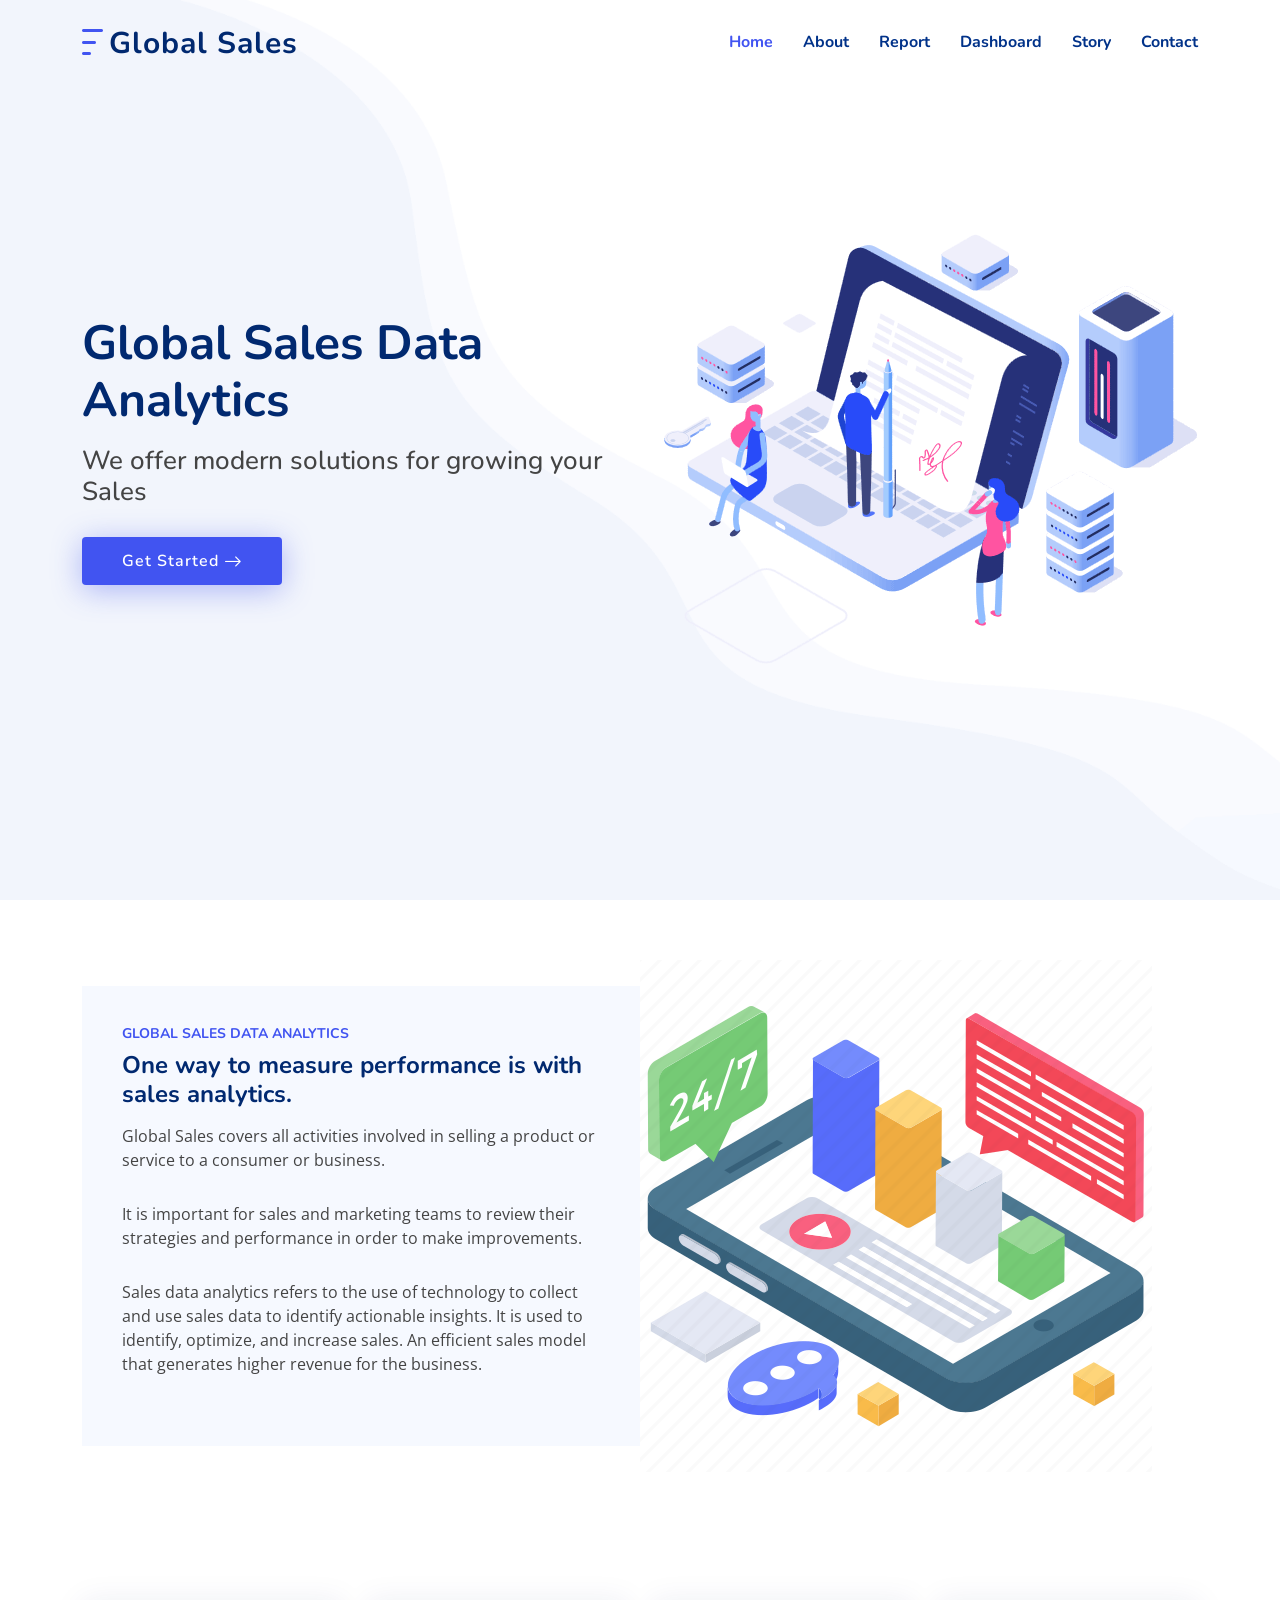
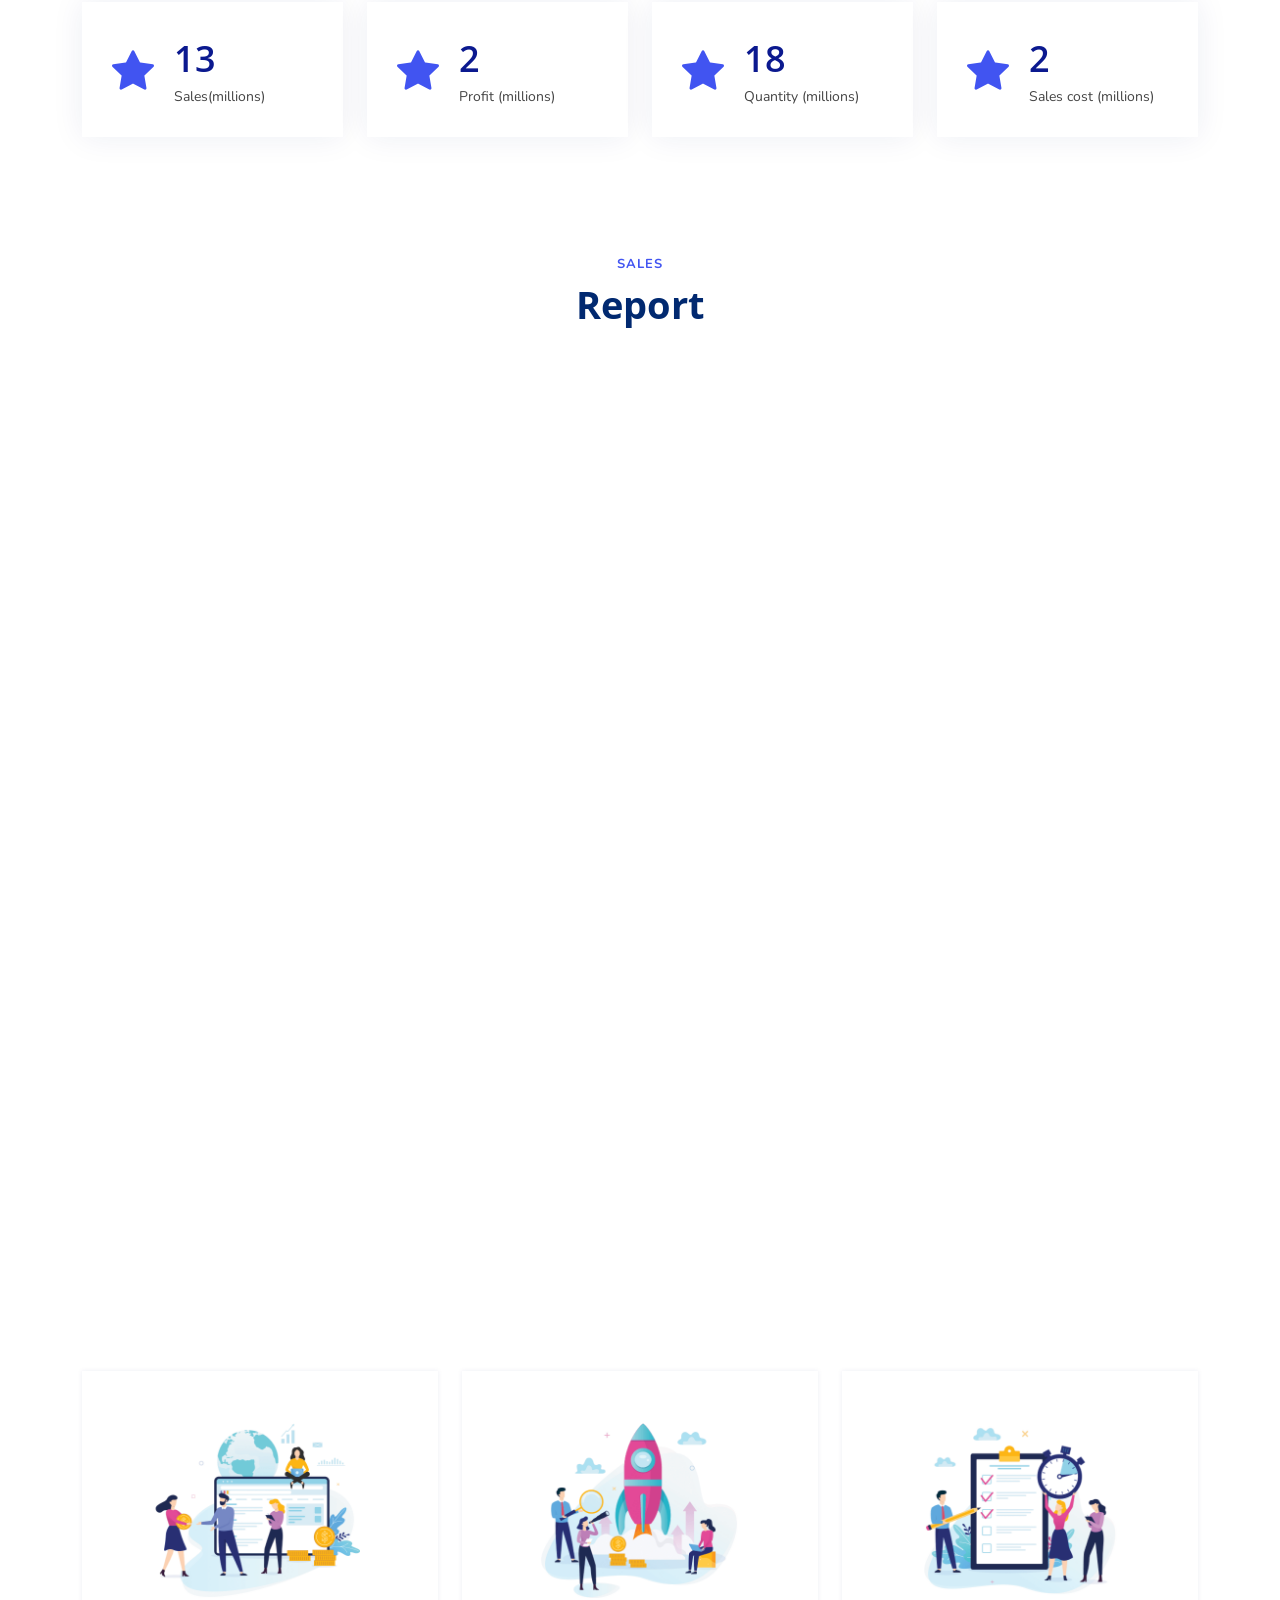
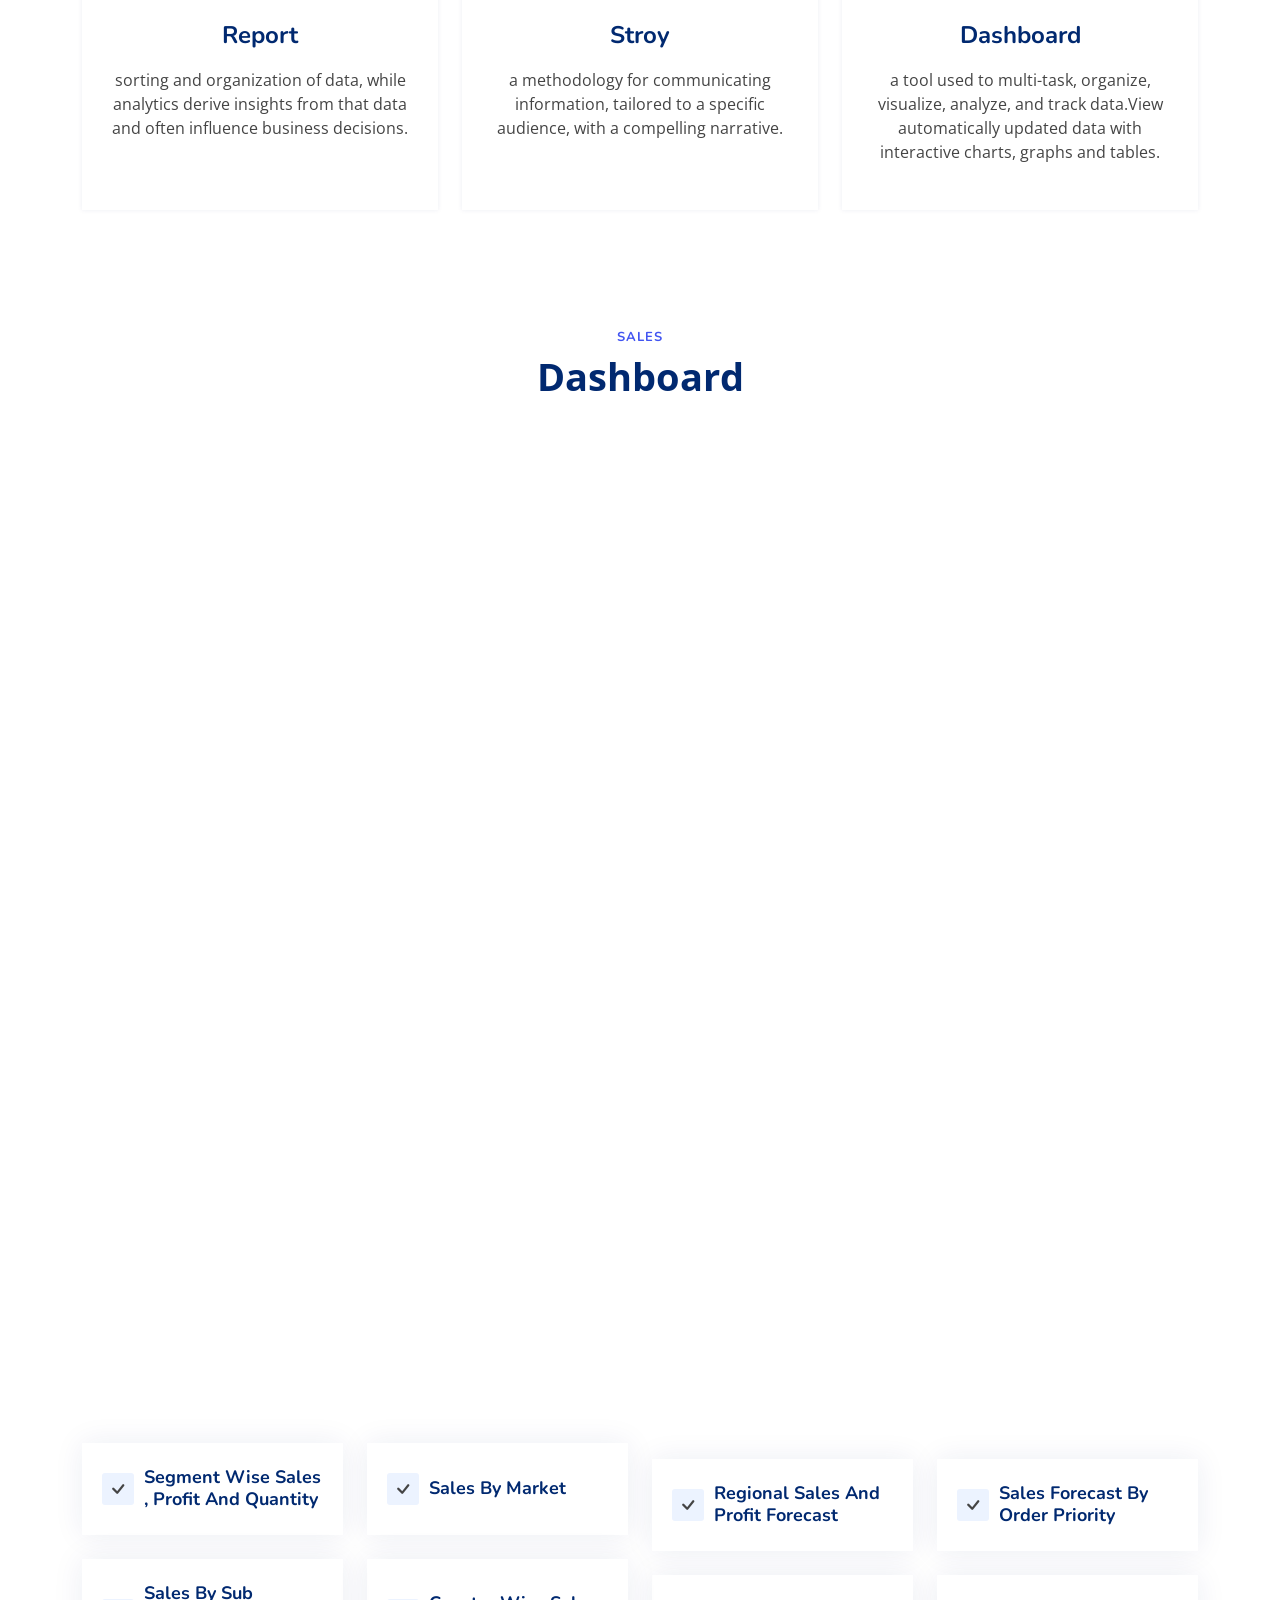
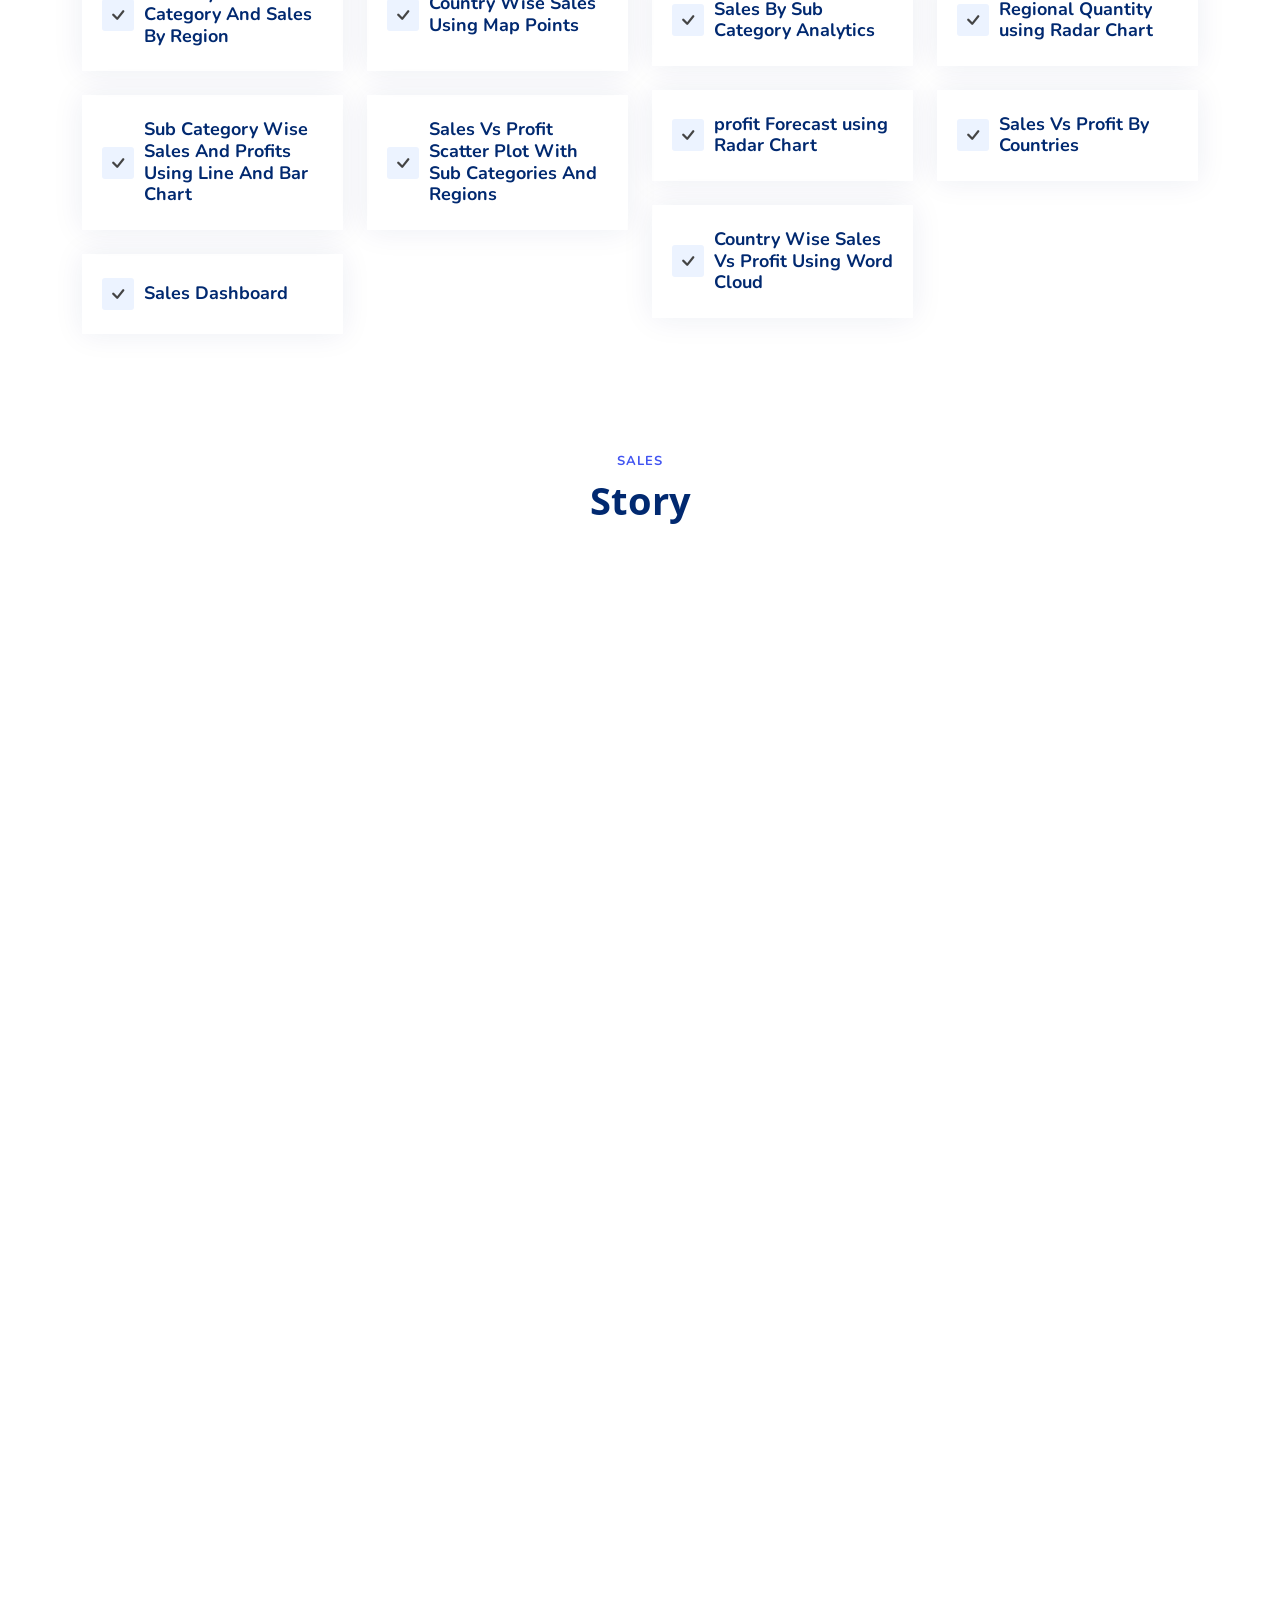
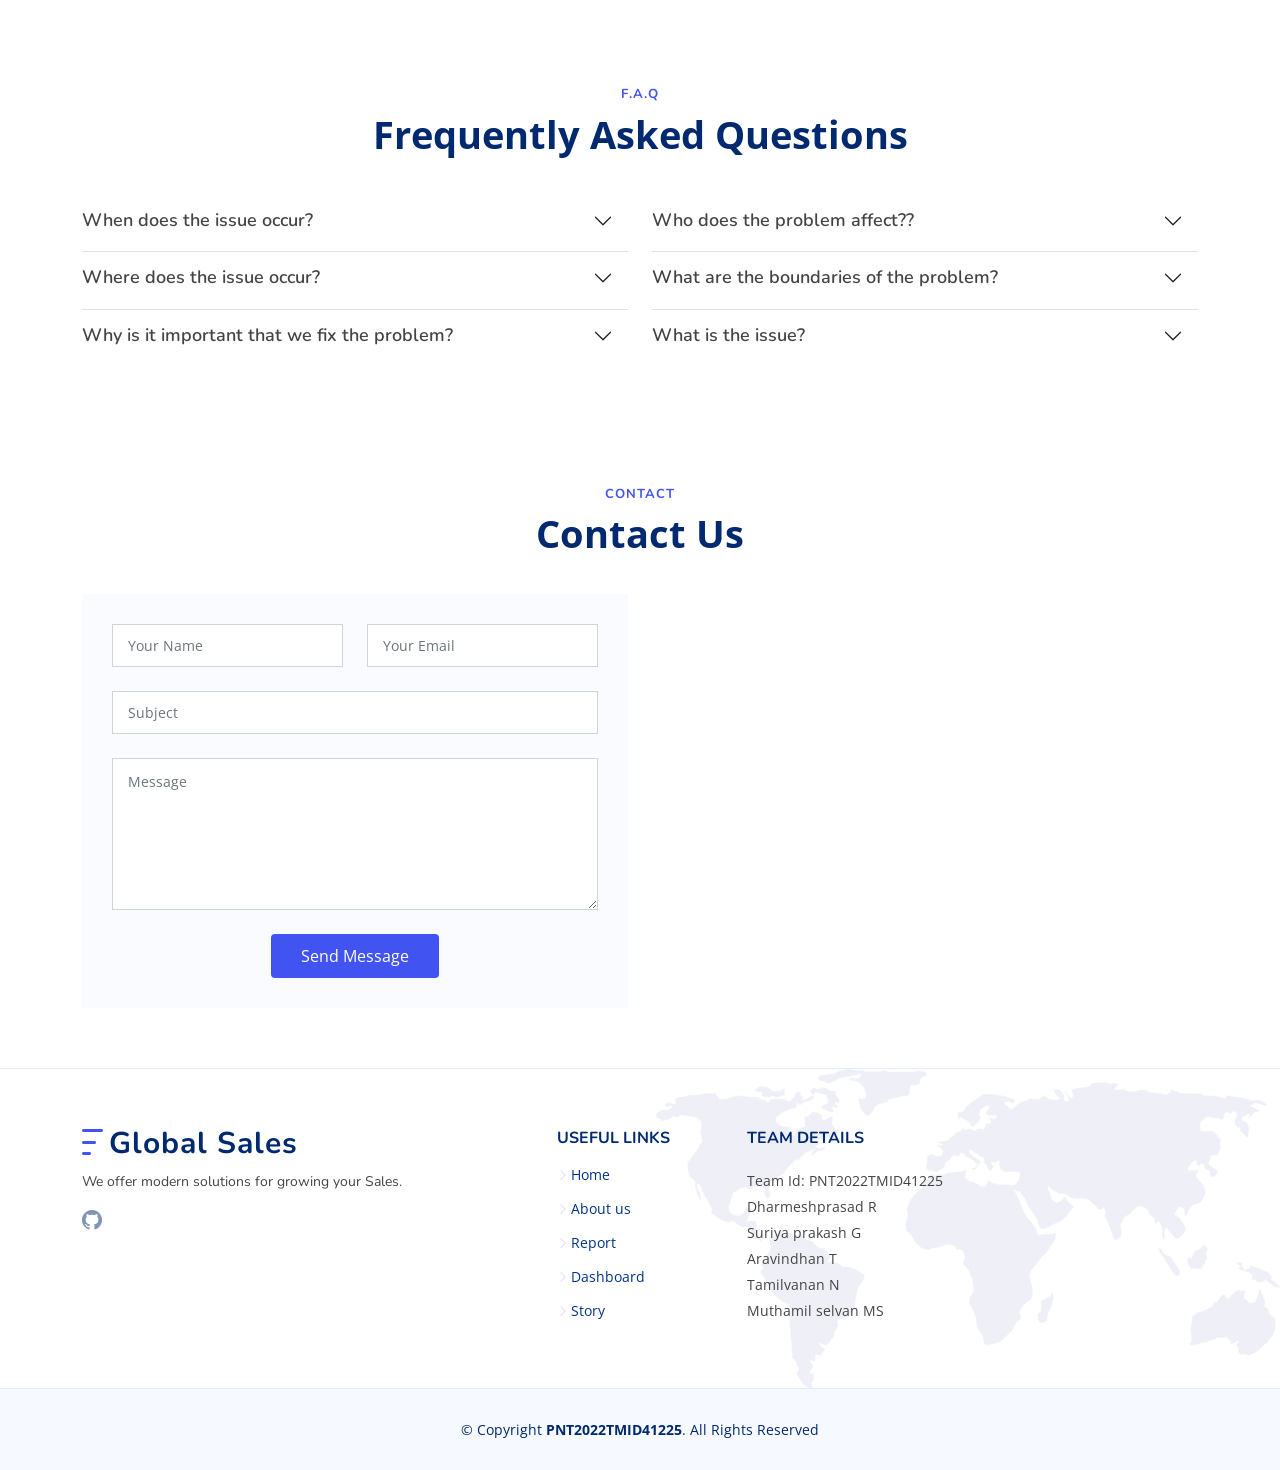
<file: Final Deliverables/webapp/index.html>
<!DOCTYPE html>
<html lang="en">

<head>
  <meta charset="utf-8">
  <meta content="width=device-width, initial-scale=1.0" name="viewport">

  <title>Global Sales Data Analytics</title>
  <meta content="" name="description">

  <meta content="" name="keywords">

  <!-- Favicons -->
  <link href="assets/img/favicon.png" rel="icon">
  <link href="assets/img/apple-touch-icon.png" rel="apple-touch-icon">

  <!-- Google Fonts -->
  <link href="https://fonts.googleapis.com/css?family=Open+Sans:300,300i,400,400i,600,600i,700,700i|Nunito:300,300i,400,400i,600,600i,700,700i|Poppins:300,300i,400,400i,500,500i,600,600i,700,700i" rel="stylesheet">

  <!-- Vendor CSS Files -->
  <link href="assets/vendor/aos/aos.css" rel="stylesheet">
  <link href="assets/vendor/bootstrap/css/bootstrap.min.css" rel="stylesheet">
  <link href="assets/vendor/bootstrap-icons/bootstrap-icons.css" rel="stylesheet">
  <link href="assets/vendor/glightbox/css/glightbox.min.css" rel="stylesheet">
  <link href="assets/vendor/remixicon/remixicon.css" rel="stylesheet">
  <link href="assets/vendor/swiper/swiper-bundle.min.css" rel="stylesheet">

  <!-- Main CSS File -->
  <link href="assets/css/style.css" rel="stylesheet">

</head>

<body>

  <!-- ======= Header ======= -->
  <header id="header" class="header fixed-top">
    <div class="container-fluid container-xl d-flex align-items-center justify-content-between">

      <a href="index.html" class="logo d-flex align-items-center">
        <img src="assets/img/logo.png" alt="">
        <span>Global Sales</span>
      </a>

      <nav id="navbar" class="navbar">
        <ul>
          <li><a class="nav-link scrollto active" href="#hero">Home</a></li>
          <li><a class="nav-link scrollto" href="#about">About</a></li>
          <li><a class="nav-link scrollto" href="#values">Report</a></li>
          <li><a class="nav-link scrollto" href="#features">Dashboard</a></li>
          <li><a class="nav-link scrollto" href="#services">Story</a></li>
          <li><a class="nav-link scrollto" href="#contact">Contact</a></li>
        </ul>
        <i class="bi bi-list mobile-nav-toggle"></i>
      </nav><!-- .navbar -->

    </div>
  </header><!-- End Header -->

  <!-- ======= Hero Section ======= -->
  <section id="hero" class="hero d-flex align-items-center">

    <div class="container">
      <div class="row">
        <div class="col-lg-6 d-flex flex-column justify-content-center">
          <h1 data-aos="fade-up">Global Sales Data Analytics</h1>
          <h2 data-aos="fade-up" data-aos-delay="400">We offer modern solutions for growing your Sales</h2>
          <div data-aos="fade-up" data-aos-delay="600">
            <div class="text-center text-lg-start">
              <a href="#about" class="btn-get-started scrollto d-inline-flex align-items-center justify-content-center align-self-center">
                <span>Get Started</span>
                <i class="bi bi-arrow-right"></i>
              </a>
            </div>
          </div>
        </div>
        <div class="col-lg-6 hero-img" data-aos="zoom-out" data-aos-delay="200">
          <img src="assets/img/hero-img.png" class="img-fluid" alt="">
        </div>
      </div>
    </div>

  </section><!-- End Hero -->

  <main id="main">
    <!-- ======= About Section ======= -->
    <section id="about" class="about">

      <div class="container" data-aos="fade-up">
        <div class="row gx-0">

          <div class="col-lg-6 d-flex flex-column justify-content-center" data-aos="fade-up" data-aos-delay="200">
            <div class="content">
              <h3>Global Sales Data Analytics</h3>
              <h2>One way to measure performance is with sales analytics.</h2>
              <p>
                Global Sales covers all activities involved in selling a product or service to a consumer or business.
              </p>
              <p>
                It is important for sales and marketing teams to review their strategies and performance in order to make improvements.
              </p>
              <p>
                Sales data analytics refers to the use of technology to collect and use sales data to identify actionable insights. It is used to identify, optimize, and increase sales. An efficient sales model that generates higher revenue for the business.
              </p>
            </div>
          </div>

          <div class="col-lg-6 d-flex align-items-center" data-aos="zoom-out" data-aos-delay="200">
            <img src="assets/img/32-512.webp" class="img-fluid" alt="">
          </div>

        </div>
      </div>
      

    </section><!-- End About Section -->

    <!-- ======= Counts Section ======= -->
    <section id="counts" class="counts">
      <div class="container" data-aos="fade-up">

        <div class="row gy-4">

          <div class="col-lg-3 col-md-6">
            <div class="count-box">
              <i class="bi bi-star-fill"></i>
              <div>
                <span data-purecounter-start="0" data-purecounter-end="12.6" data-purecounter-duration="1" class="purecounter"></span>
                <p>Sales(millions)</p>
              </div>
            </div>
          </div>

          <div class="col-lg-3 col-md-6">
            <div class="count-box">
              <i class="bi bi-star-fill"></i>
              <div>
                <span data-purecounter-start="0" data-purecounter-end="1.6" data-purecounter-duration="1" class="purecounter"></span>
                <p>Profit (millions)</p>
              </div>
            </div>
          </div>

          <div class="col-lg-3 col-md-6">
            <div class="count-box">
              <i class="bi bi-star-fill"></i>
              <div>
                <span data-purecounter-start="0" data-purecounter-end="17.86" data-purecounter-duration="1" class="purecounter"></span>
                <p>Quantity (millions)</p>
              </div>
            </div>
          </div>

          <div class="col-lg-3 col-md-6">
            <div class="count-box">
              <i class="bi bi-star-fill"></i>
              <div>
                <span data-purecounter-start="0" data-purecounter-end="1.6" data-purecounter-duration="1" class="purecounter"></span>
                <p>Sales cost (millions)</p>
              </div>
            </div>
          </div>

        </div>

      </div>
    </section><!-- End Counts Section -->

    <!-- ======= Values Section ======= -->
    <section id="values" class="values">

      <div class="container" data-aos="fade-up">

        <header class="section-header">
          <h2>Sales</h2>
          <p>Report</p>
        </header>
        <iframe src="https://us1.ca.analytics.ibm.com/bi/?pathRef=.my_folders%2Fglobalsale%2FGlobalsales_Report&amp;closeWindowOnLastView=true&amp;ui_appbar=false&amp;ui_navbar=false&amp;shareMode=embedded&amp;action=edit" width="1300" height="1000" frameborder="0" gesture="media" allow="encrypted-media" allowfullscreen=""></iframe>

        <div class="row">

          <div class="col-lg-4" data-aos="fade-up" data-aos-delay="200">
            <div class="box">
              <img src="assets/img/values-1.png" class="img-fluid" alt="">
              <h3>Report</h3>
              <p>sorting and organization of data, while analytics derive insights from that data and often influence business decisions.</p>
  
            </div>
          </div>
  
          <div class="col-lg-4 mt-4 mt-lg-0" data-aos="fade-up" data-aos-delay="400">
            <div class="box">
              <img src="assets/img/values-2.png" class="img-fluid" alt="">
              <h3>Stroy</h3>
              <p>a methodology for communicating information, 
                tailored to a specific audience, with a compelling narrative.</p>
            </div>
          </div>
  
          <div class="col-lg-4 mt-4 mt-lg-0" data-aos="fade-up" data-aos-delay="600">
            <div class="box">
              <img src="assets/img/values-3.png" class="img-fluid" alt="">
              <h3>Dashboard</h3>
              <p>a tool used to multi-task, organize, visualize, analyze, and track data.View automatically updated data with interactive charts, graphs and tables.</p>
            </div>
          </div>
  
        </div>

      </div>

    </section><!-- End Values Section -->

    <!-- ======= Features Section ======= -->
    <section id="features" class="features">

      <div class="container" data-aos="fade-up">

        <header class="section-header">
          <h2>Sales</h2>
          <p>Dashboard</p>
        </header>
        <iframe src="https://us1.ca.analytics.ibm.com/bi/?perspective=dashboard&amp;pathRef=.my_folders%2Fglobalsale%2FGlobalsales_Dashboard&amp;closeWindowOnLastView=true&amp;ui_appbar=false&amp;ui_navbar=false&amp;shareMode=embedded&amp;action=view&amp;mode=dashboard&amp;subView=model000001847746ca80_00000000" width="1200" height="1000" frameborder="0" gesture="media" allow="encrypted-media" allowfullscreen=""></iframe>


        <div class="row">

          <div class="col-lg-6 mt-5 mt-lg-0 d-flex">
            <div class="row align-self-center gy-4">

              <div class="col-md-6" data-aos="zoom-out" data-aos-delay="200">
                <div class="feature-box d-flex align-items-center">
                  <i class="bi bi-check"></i>
                  <h3>Segment Wise Sales , Profit And Quantity</h3>
                </div>
              </div>

              <div class="col-md-6" data-aos="zoom-out" data-aos-delay="300">
                <div class="feature-box d-flex align-items-center">
                  <i class="bi bi-check"></i>
                  <h3>Sales By Market</h3>
                </div>
              </div>

              <div class="col-md-6" data-aos="zoom-out" data-aos-delay="400">
                <div class="feature-box d-flex align-items-center">
                  <i class="bi bi-check"></i>
                  <h3>Sales By Sub Category And Sales By Region</h3>
                </div>
              </div>

              <div class="col-md-6" data-aos="zoom-out" data-aos-delay="500">
                <div class="feature-box d-flex align-items-center">
                  <i class="bi bi-check"></i>
                  <h3>Country Wise Sales Using Map Points</h3>
                </div>
              </div>

              <div class="col-md-6" data-aos="zoom-out" data-aos-delay="600">
                <div class="feature-box d-flex align-items-center">
                  <i class="bi bi-check"></i>
                  <h3>Sub Category Wise Sales And Profits Using Line And Bar Chart</h3>
                </div>
              </div>

              <div class="col-md-6" data-aos="zoom-out" data-aos-delay="700">
                <div class="feature-box d-flex align-items-center">
                  <i class="bi bi-check"></i>
                  <h3>Sales Vs Profit Scatter Plot With Sub Categories And Regions</h3>
                </div>
              </div>
              <div class="col-md-6" data-aos="zoom-out" data-aos-delay="700">
                <div class="feature-box d-flex align-items-center">
                  <i class="bi bi-check"></i>
                  <h3>Sales Dashboard</h3>
                </div>
              </div>

            </div>
          </div>

          <div class="col-lg-6 mt-5 mt-lg-0 d-flex">
            <div class="row align-self-center gy-4">

              <div class="col-md-6" data-aos="zoom-out" data-aos-delay="200">
                <div class="feature-box d-flex align-items-center">
                  <i class="bi bi-check"></i>
                  <h3>Regional Sales And Profit Forecast</h3>
                </div>
              </div>

              <div class="col-md-6" data-aos="zoom-out" data-aos-delay="300">
                <div class="feature-box d-flex align-items-center">
                  <i class="bi bi-check"></i>
                  <h3>Sales Forecast By Order Priority</h3>
                </div>
              </div>

              <div class="col-md-6" data-aos="zoom-out" data-aos-delay="400">
                <div class="feature-box d-flex align-items-center">
                  <i class="bi bi-check"></i>
                  <h3>Sales By Sub Category Analytics</h3>
                </div>
              </div>

              <div class="col-md-6" data-aos="zoom-out" data-aos-delay="500">
                <div class="feature-box d-flex align-items-center">
                  <i class="bi bi-check"></i>
                  <h3>Regional Quantity using Radar Chart</h3>
                </div>
              </div>

              <div class="col-md-6" data-aos="zoom-out" data-aos-delay="500">
                <div class="feature-box d-flex align-items-center">
                  <i class="bi bi-check"></i>
                  <h3>profit Forecast using Radar Chart</h3>
                </div>
              </div>

              <div class="col-md-6" data-aos="zoom-out" data-aos-delay="600">
                <div class="feature-box d-flex align-items-center">
                  <i class="bi bi-check"></i>
                  <h3>Sales Vs Profit By Countries</h3>
                </div>
              </div>

              <div class="col-md-6" data-aos="zoom-out" data-aos-delay="700">
                <div class="feature-box d-flex align-items-center">
                  <i class="bi bi-check"></i>
                  <h3>Country Wise Sales Vs Profit Using Word Cloud</h3>
                </div>
              </div>
            </div>
          </div>
        </div> <!-- / row -->
      </div>

    </section><!-- End Features Section -->

    <!-- ======= Services Section ======= -->
    <section id="services" class="services">

      <div class="container" data-aos="fade-up">

        <header class="section-header">
          <h2>Sales</h2>
          <p>Story</p>
        </header>
        <iframe src="https://us1.ca.analytics.ibm.com/bi/?perspective=story&amp;pathRef=.my_folders%2Fglobalsale%2FNew%2Bstory&amp;closeWindowOnLastView=true&amp;ui_appbar=false&amp;ui_navbar=false&amp;shareMode=embedded&amp;action=view&amp;sceneId=model000001847a103dc5_00000000&amp;sceneTime=600" width="1300" height="1000" frameborder="0" gesture="media" allow="encrypted-media" allowfullscreen=""></iframe>

      </div>

    </section><!-- End Services Section -->

    <!-- ======= F.A.Q Section ======= -->
    <section id="faq" class="faq">

      <div class="container" data-aos="fade-up">

        <header class="section-header">
          <h2>F.A.Q</h2>
          <p>Frequently Asked Questions</p>
        </header>

        <div class="row">
          <div class="col-lg-6">
            <!-- F.A.Q List 1-->
            <div class="accordion accordion-flush" id="faqlist1">
              <div class="accordion-item">
                <h2 class="accordion-header">
                  <button class="accordion-button collapsed" type="button" data-bs-toggle="collapse" data-bs-target="#faq-content-1">
                    When does the issue occur?
                  </button>
                </h2>
                <div id="faq-content-1" class="accordion-collapse collapse" data-bs-parent="#faqlist1">
                  <div class="accordion-body">
                    Consumers shopping patterns have changed since the pandemic, with more emphasis on e-commerce and contactless payments.
                  </div>
                </div>
              </div>

              <div class="accordion-item">
                <h2 class="accordion-header">
                  <button class="accordion-button collapsed" type="button" data-bs-toggle="collapse" data-bs-target="#faq-content-2">
                    Where does the issue occur?
                  </button>
                </h2>
                <div id="faq-content-2" class="accordion-collapse collapse" data-bs-parent="#faqlist1">
                  <div class="accordion-body">
                    The issue occurs on online shopping.
                  </div>
                </div>
              </div>

              <div class="accordion-item">
                <h2 class="accordion-header">
                  <button class="accordion-button collapsed" type="button" data-bs-toggle="collapse" data-bs-target="#faq-content-3">
                    Why is it important that we fix the problem?
                  </button>
                </h2>
                <div id="faq-content-3" class="accordion-collapse collapse" data-bs-parent="#faqlist1">
                  <div class="accordion-body">
                    Data-driven sales organizations now operate more like scientists and strategists, and the results speak for themselves.

                  </div>
                </div>
              </div>

            </div>
          </div>

          <div class="col-lg-6">

            <!-- F.A.Q List 2-->
            <div class="accordion accordion-flush" id="faqlist2">

              <div class="accordion-item">
                <h2 class="accordion-header">
                  <button class="accordion-button collapsed" type="button" data-bs-toggle="collapse" data-bs-target="#faq2-content-1">
                    Who does the problem affect??
                  </button>
                </h2>
                <div id="faq2-content-1" class="accordion-collapse collapse" data-bs-parent="#faqlist2">
                  <div class="accordion-body">
                    It will affect both the customer and the store.
                  </div>
                </div>
              </div>

              <div class="accordion-item">
                <h2 class="accordion-header">
                  <button class="accordion-button collapsed" type="button" data-bs-toggle="collapse" data-bs-target="#faq2-content-2">
                    What are the boundaries of the problem?
                  </button>
                </h2>
                <div id="faq2-content-2" class="accordion-collapse collapse" data-bs-parent="#faqlist2">
                  <div class="accordion-body">
                    Low data proficiency among sales will greatly limits the value of analytical insights and inhibits data-driven decision making.
                    </div>
                </div>
              </div>

              <div class="accordion-item">
                <h2 class="accordion-header">
                  <button class="accordion-button collapsed" type="button" data-bs-toggle="collapse" data-bs-target="#faq2-content-3">
                    What is the issue?
                  </button>
                </h2>
                <div id="faq2-content-3" class="accordion-collapse collapse" data-bs-parent="#faqlist2">
                  <div class="accordion-body">
                    Cannot identify most profitable products and the ones that aren't moving, most profitable customers, and potential sales opportunities.
                  </div>
                </div>
              </div>

            </div>
          </div>

        </div>

      </div>

    </section><!-- End F.A.Q Section -->

    <!-- ======= Contact Section ======= -->
    <section id="contact" class="contact">

      <div class="container" data-aos="fade-up">

        <header class="section-header">
          <h2>Contact</h2>
          <p>Contact Us</p>
        </header>

        <div class="row gy-4">
          <div class="col-lg-6">
            <form action="forms/contact.php" method="post" class="php-email-form">
              <div class="row gy-4">

                <div class="col-md-6">
                  <input type="text" name="name" class="form-control" placeholder="Your Name" required>
                </div>

                <div class="col-md-6 ">
                  <input type="email" class="form-control" name="email" placeholder="Your Email" required>
                </div>

                <div class="col-md-12">
                  <input type="text" class="form-control" name="subject" placeholder="Subject" required>
                </div>

                <div class="col-md-12">
                  <textarea class="form-control" name="message" rows="6" placeholder="Message" required></textarea>
                </div>

                <div class="col-md-12 text-center">
                  <div class="loading">Loading</div>
                  <div class="error-message"></div>
                  <div class="sent-message">Your message has been sent. Thank you!</div>

                  <button type="submit">Send Message</button>
                </div>

              </div>
            </form>

          </div>

        </div>

      </div>

    </section><!-- End Contact Section -->

  </main><!-- End #main -->

  <!-- ======= Footer ======= -->
  <footer id="footer" class="footer">

    <div class="footer-top">
      <div class="container">
        <div class="row gy-4">
          <div class="col-lg-5 col-md-12 footer-info">
            <a href="index.html" class="logo d-flex align-items-center">
              <img src="assets/img/logo.png" alt="">
              <span>Global Sales</span>
            </a>
            <p>We offer modern solutions for growing your Sales.</p>
            <div class="social-links mt-3">
              <a href="https://github.com/IBM-EPBL/IBM-Project-41948-1660646436" class="github"><i class="bi bi-github"></i></a>
            </div>
          </div>

          <div class="col-lg-2 col-6 footer-links">
            <h4>Useful Links</h4>
            <ul>
              <li><i class="bi bi-chevron-right"></i> <a href="#home">Home</a></li>
              <li><i class="bi bi-chevron-right"></i> <a href="#about">About us</a></li>
              <li><i class="bi bi-chevron-right"></i> <a href="#values">Report</a></li>
              <li><i class="bi bi-chevron-right"></i> <a href="#features">Dashboard</a></li>
              <li><i class="bi bi-chevron-right"></i> <a href="#services">Story</a></li>
            </ul>
          </div>

          <div class="col-lg-3 col-md-12 footer-contact text-center text-md-start">
            <h4>Team Details</h4>
            <p>
              Team Id: PNT2022TMID41225 <br>
              Dharmeshprasad R<br>
              Suriya prakash G<br>
              Aravindhan T<br>
              Tamilvanan N<br>
              Muthamil selvan MS<br>
            </p>

          </div>

        </div>
      </div>
    </div>

    <div class="container">
      <div class="copyright">
        &copy; Copyright <strong><span>PNT2022TMID41225</span></strong>. All Rights Reserved
      </div>
    </div>
  </footer><!-- End Footer -->

  <a href="#" class="back-to-top d-flex align-items-center justify-content-center"><i class="bi bi-arrow-up-short"></i></a>

  <!-- Vendor JS Files -->
  <script src="assets/vendor/purecounter/purecounter_vanilla.js"></script>
  <script src="assets/vendor/aos/aos.js"></script>
  <script src="assets/vendor/bootstrap/js/bootstrap.bundle.min.js"></script>
  <script src="assets/vendor/glightbox/js/glightbox.min.js"></script>
  <script src="assets/vendor/isotope-layout/isotope.pkgd.min.js"></script>
  <script src="assets/vendor/swiper/swiper-bundle.min.js"></script>
  <script src="assets/vendor/php-email-form/validate.js"></script>

  <!-- Main JS File -->
  <script src="assets/js/main.js"></script>

</body>

</html>
</file>
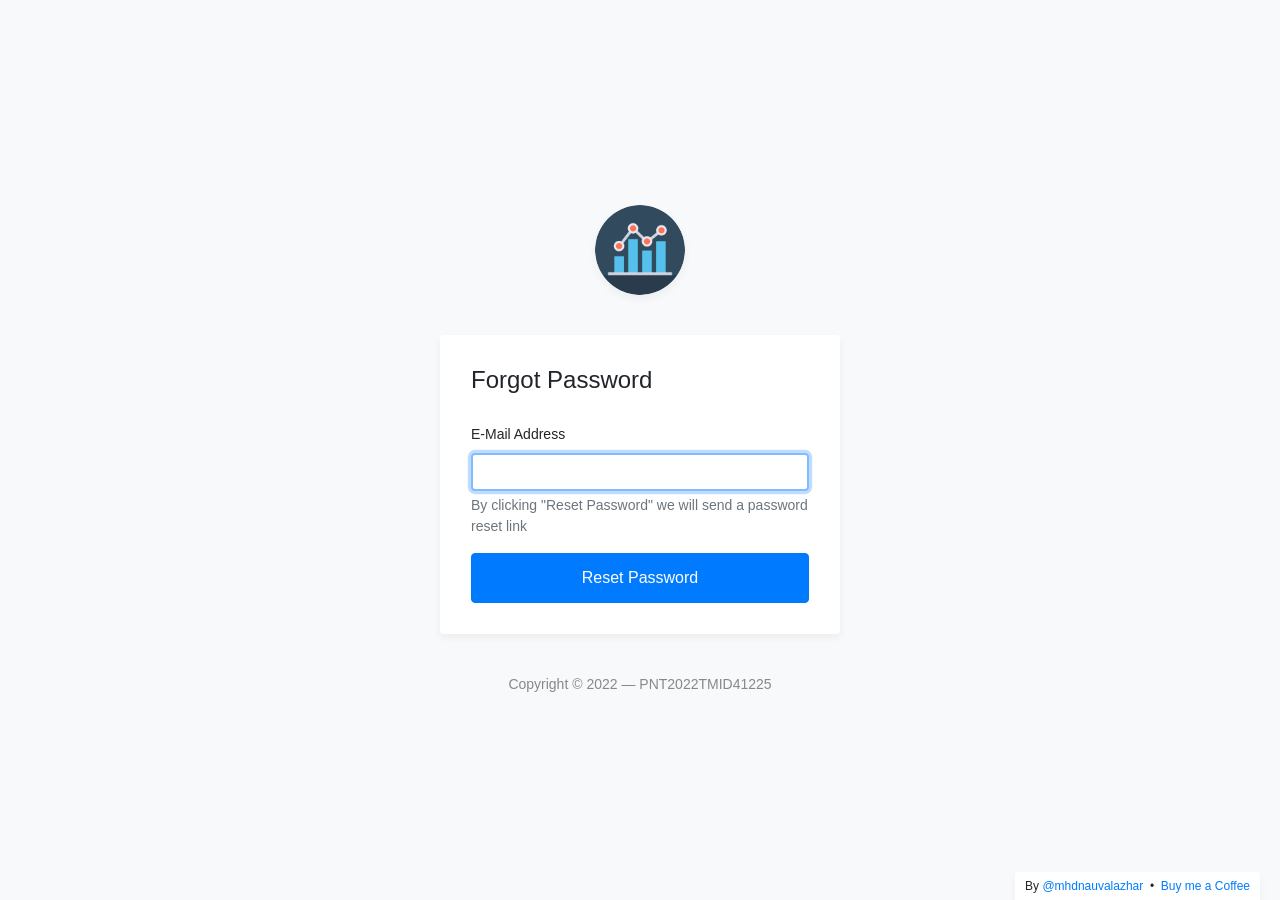
<file: Final Deliverables/webapp/forgot.html>
<!DOCTYPE html>
<html lang="en">
<head>
	<meta charset="utf-8">
	<meta name="author" content="Kodinger">
	<meta name="viewport" content="width=device-width,initial-scale=1">
	<title>Global Sales Data Analytics</title>
	<link rel="stylesheet" href="https://stackpath.bootstrapcdn.com/bootstrap/4.3.1/css/bootstrap.min.css" integrity="sha384-ggOyR0iXCbMQv3Xipma34MD+dH/1fQ784/j6cY/iJTQUOhcWr7x9JvoRxT2MZw1T" crossorigin="anonymous">
	<link rel="stylesheet" type="text/css" href="assets/css/my-login.css">
</head>
<body class="my-login-page">
	<section class="h-100">
		<div class="container h-100">
			<div class="row justify-content-md-center align-items-center h-100">
				<div class="card-wrapper">
					<div class="brand">
						<img src="assets/img/logo123.png" alt="bootstrap 4 login page">
					</div>
					<div class="card fat">
						<div class="card-body">
							<h4 class="card-title">Forgot Password</h4>
							<form method="POST" class="my-login-validation" novalidate="">
								<div class="form-group">
									<label for="email">E-Mail Address</label>
									<input id="email" type="email" class="form-control" name="email" value="" required autofocus>
									<div class="invalid-feedback">
										Email is invalid
									</div>
									<div class="form-text text-muted">
										By clicking "Reset Password" we will send a password reset link
									</div>
								</div>

								<div class="form-group m-0">
									<button type="submit" class="btn btn-primary btn-block">
										Reset Password
									</button>
								</div>
							</form>
						</div>
					</div>
					<div class="footer">
						Copyright &copy; 2022 &mdash; PNT2022TMID41225
					</div>
				</div>
			</div>
		</div>
	</section>

	<script src="https://code.jquery.com/jquery-3.3.1.slim.min.js" integrity="sha384-q8i/X+965DzO0rT7abK41JStQIAqVgRVzpbzo5smXKp4YfRvH+8abtTE1Pi6jizo" crossorigin="anonymous"></script>
	<script src="assets/js/my-login.js"></script>
</body>
</html>
</file>
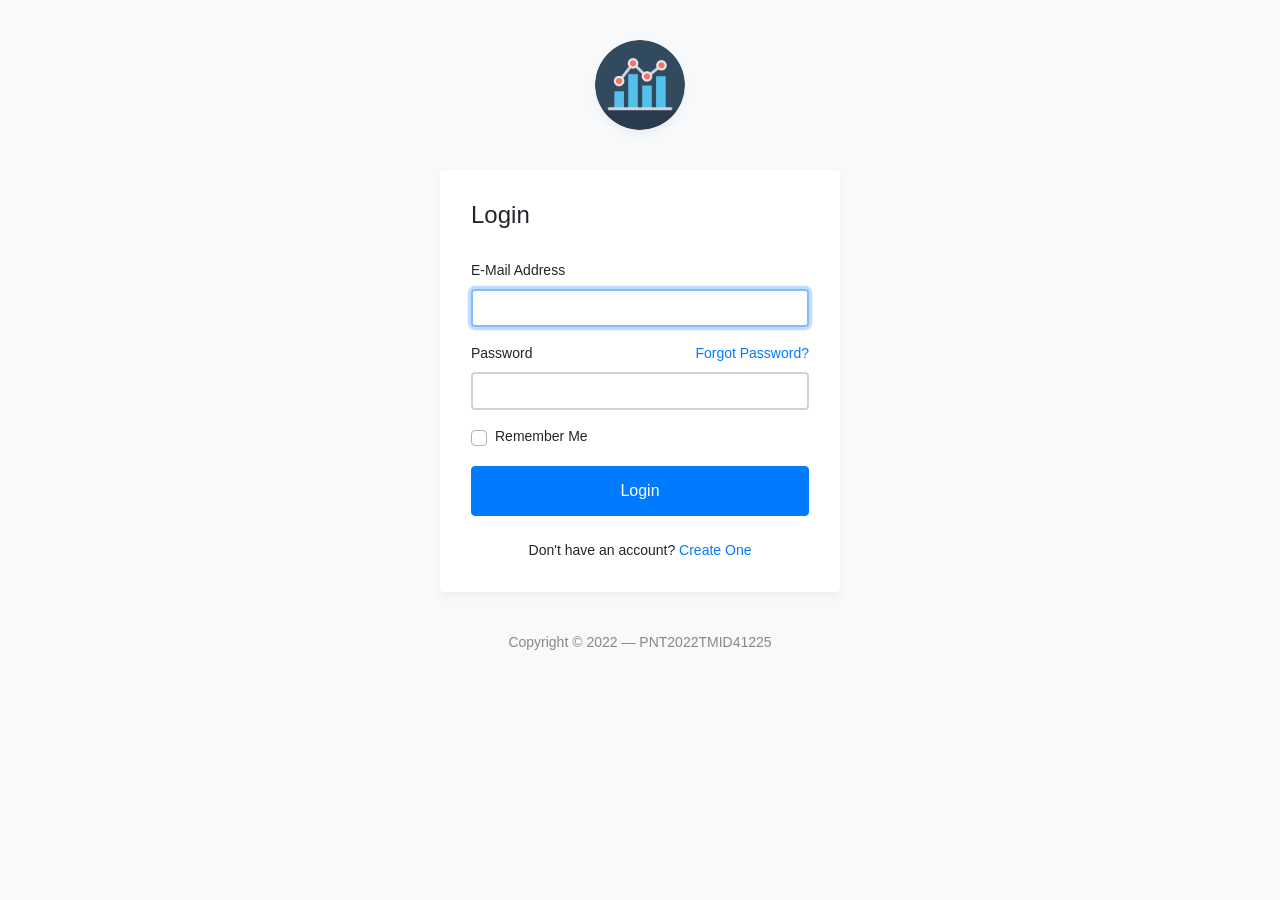
<file: Final Deliverables/webapp/login.html>
<!DOCTYPE html>
<html lang="en">
<head>
	<meta charset="utf-8">
	<meta name="author" content="Kodinger">
	<meta name="viewport" content="width=device-width,initial-scale=1">
	<title>Global Sales Data Analytics</title>
	<link rel="stylesheet" href="https://stackpath.bootstrapcdn.com/bootstrap/4.3.1/css/bootstrap.min.css" integrity="sha384-ggOyR0iXCbMQv3Xipma34MD+dH/1fQ784/j6cY/iJTQUOhcWr7x9JvoRxT2MZw1T" crossorigin="anonymous">
	<link rel="stylesheet" type="text/css" href="assets/css/my-login.css">
</head>

<body class="my-login-page">
	<section class="h-100">
		<div class="container h-100">
			<div class="row justify-content-md-center h-100">
				<div class="card-wrapper">
					<div class="brand">
						<img src="assets/img/logo123.png" alt="logo">
					</div>
					<div class="card fat">
						<div class="card-body">
							<h4 class="card-title">Login</h4>
							<form method="POST" class="my-login-validation" novalidate="">
								<div class="form-group">
									<label for="email">E-Mail Address</label>
									<input id="email" type="email" class="form-control" name="email" value="" required autofocus>
									<div class="invalid-feedback">
										Email is invalid
									</div>
								</div>

								<div class="form-group">
									<label for="password">Password
										<a href="forgot.html" class="float-right">
											Forgot Password?
										</a>
									</label>
									<input id="password" type="password" class="form-control" name="password" required data-eye>
								    <div class="invalid-feedback">
								    	Password is required
							    	</div>
								</div>

								<div class="form-group">
									<div class="custom-checkbox custom-control">
										<input type="checkbox" name="remember" id="remember" class="custom-control-input">
										<label for="remember" class="custom-control-label">Remember Me</label>
									</div>
								</div>

								<div class="form-group m-0">
									<button type="submit" id="mybutton" class="btn btn-primary btn-block">
										Login
									</button>
								</div>
								<div class="mt-4 text-center">
									Don't have an account? <a href="register.html">Create One</a>
								</div>
							</form>
						</div>
					</div>
					<div class="footer">
						Copyright &copy; 2022 &mdash; PNT2022TMID41225
					</div>
				</div>
			</div>
		</div>
	</section>

	<!-- <script src="https://code.jquery.com/jquery-3.3.1.slim.min.js" integrity="sha384-q8i/X+965DzO0rT7abK41JStQIAqVgRVzpbzo5smXKp4YfRvH+8abtTE1Pi6jizo" crossorigin="anonymous"></script>
	<script src="https://cdnjs.cloudflare.com/ajax/libs/popper.js/1.14.7/umd/popper.min.js" integrity="sha384-UO2eT0CpHqdSJQ6hJty5KVphtPhzWj9WO1clHTMGa3JDZwrnQq4sF86dIHNDz0W1" crossorigin="anonymous"></script>
	<script src="https://stackpath.bootstrapcdn.com/bootstrap/4.3.1/js/bootstrap.min.js" integrity="sha384-JjSmVgyd0p3pXB1rRibZUAYoIIy6OrQ6VrjIEaFf/nJGzIxFDsf4x0xIM+B07jRM" crossorigin="anonymous"></script> -->
	<script src="assets/js/my-login.js"></script>
</body>
</html>
</file>
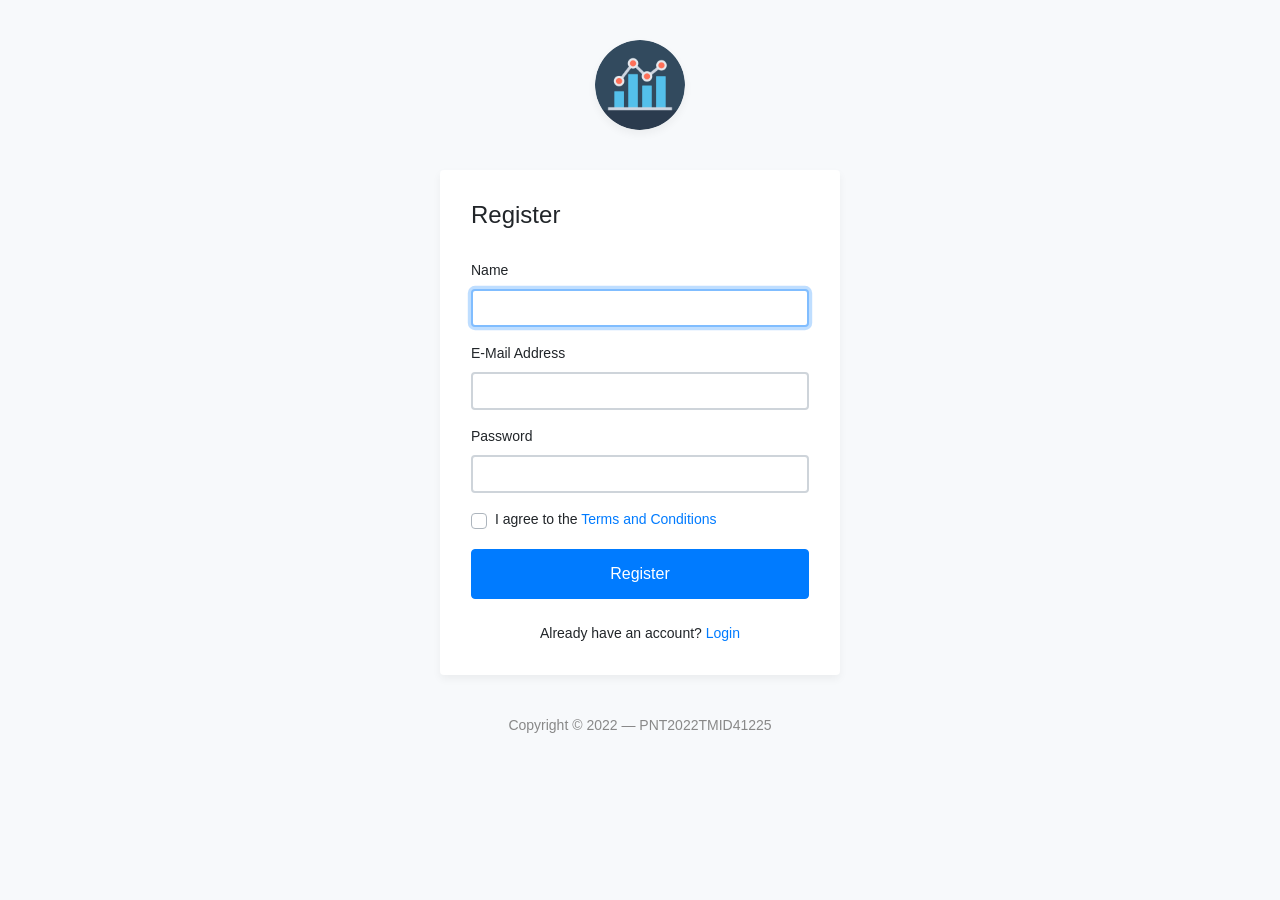
<file: Final Deliverables/webapp/register.html>
<!DOCTYPE html>
<html lang="en">
<head>
	<meta charset="utf-8">
	<meta name="author" content="Kodinger">
	<meta name="viewport" content="width=device-width,initial-scale=1">
	<title>My Login Page &mdash; Bootstrap 4 Login Page Snippet</title>
	<link rel="stylesheet" href="https://stackpath.bootstrapcdn.com/bootstrap/4.3.1/css/bootstrap.min.css" integrity="sha384-ggOyR0iXCbMQv3Xipma34MD+dH/1fQ784/j6cY/iJTQUOhcWr7x9JvoRxT2MZw1T" crossorigin="anonymous">
	<link rel="stylesheet" type="text/css" href="assets/css/my-login.css">
</head>
<body class="my-login-page">
	<section class="h-100">
		<div class="container h-100">
			<div class="row justify-content-md-center h-100">
				<div class="card-wrapper">
					<div class="brand">
						<img src="assets/img/logo123.png" alt="bootstrap 4 login page">
					</div>
					<div class="card fat">
						<div class="card-body">
							<h4 class="card-title">Register</h4>
							<form method="POST" class="my-login-validation" novalidate="">
								<div class="form-group">
									<label for="name">Name</label>
									<input id="name" type="text" class="form-control" name="name" required autofocus>
									<div class="invalid-feedback">
										What's your name?
									</div>
								</div>

								<div class="form-group">
									<label for="email">E-Mail Address</label>
									<input id="email" type="email" class="form-control" name="email" required>
									<div class="invalid-feedback">
										Your email is invalid
									</div>
								</div>

								<div class="form-group">
									<label for="password">Password</label>
									<input id="password" type="password" class="form-control" name="password" required data-eye>
									<div class="invalid-feedback">
										Password is required
									</div>
								</div>

								<div class="form-group">
									<div class="custom-checkbox custom-control">
										<input type="checkbox" name="agree" id="agree" class="custom-control-input" required="">
										<label for="agree" class="custom-control-label">I agree to the <a href="#">Terms and Conditions</a></label>
										<div class="invalid-feedback">
											You must agree with our Terms and Conditions
										</div>
									</div>
								</div>

								<div class="form-group m-0">
									<button type="submit" class="btn btn-primary btn-block">
										Register
									</button>
								</div>
								<div class="mt-4 text-center">
									Already have an account? <a href="index.html">Login</a>
								</div>
							</form>
						</div>
					</div>
					<div class="footer">
						Copyright &copy; 2022 &mdash; PNT2022TMID41225
					</div>
				</div>
			</div>
		</div>
	</section>

	<!-- <script src="https://code.jquery.com/jquery-3.3.1.slim.min.js" integrity="sha384-q8i/X+965DzO0rT7abK41JStQIAqVgRVzpbzo5smXKp4YfRvH+8abtTE1Pi6jizo" crossorigin="anonymous"></script>
	<script src="https://stackpath.bootstrapcdn.com/bootstrap/4.3.1/js/bootstrap.min.js" integrity="sha384-JjSmVgyd0p3pXB1rRibZUAYoIIy6OrQ6VrjIEaFf/nJGzIxFDsf4x0xIM+B07jRM" crossorigin="anonymous"></script> -->
	<script src="assets/js/my-login.js"></script>
</body>
</html>
</file>
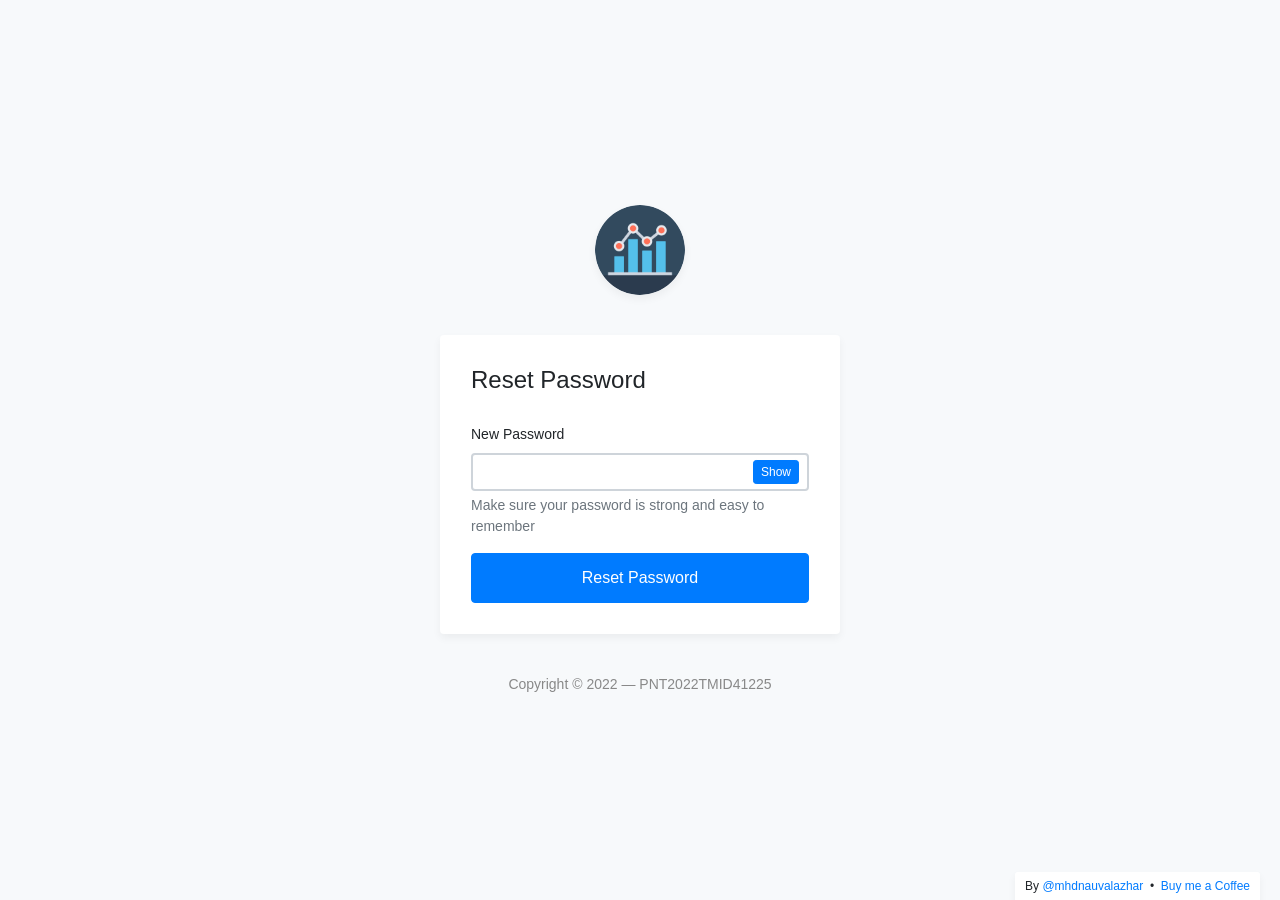
<file: Final Deliverables/webapp/reset.html>
<!DOCTYPE html>
<html lang="en">
<head>
	<meta charset="utf-8">
	<meta name="author" content="Kodinger">
	<meta name="viewport" content="width=device-width,initial-scale=1">
	<title>Global Sales Data Analytics</title>
	<link rel="stylesheet" href="https://stackpath.bootstrapcdn.com/bootstrap/4.3.1/css/bootstrap.min.css" integrity="sha384-ggOyR0iXCbMQv3Xipma34MD+dH/1fQ784/j6cY/iJTQUOhcWr7x9JvoRxT2MZw1T" crossorigin="anonymous">
	<link rel="stylesheet" type="text/css" href="assets/css/my-login.css">
</head>
<body class="my-login-page">
	<section class="h-100">
		<div class="container h-100">
			<div class="row justify-content-md-center align-items-center h-100">
				<div class="card-wrapper">
					<div class="brand">
						<img src="assets/img/logo123.png" alt="bootstrap 4 login page">
					</div>
					<div class="card fat">
						<div class="card-body">
							<h4 class="card-title">Reset Password</h4>
							<form method="POST" class="my-login-validation" novalidate="">
								<div class="form-group">
									<label for="new-password">New Password</label>
									<input id="new-password" type="password" class="form-control" name="password" required autofocus data-eye>
									<div class="invalid-feedback">
										Password is required
									</div>
									<div class="form-text text-muted">
										Make sure your password is strong and easy to remember
									</div>
								</div>

								<div class="form-group m-0">
									<button type="submit" class="btn btn-primary btn-block">
										Reset Password
									</button>
								</div>
							</form>
						</div>
					</div>
					<div class="footer">
						Copyright &copy; 2022 &mdash; PNT2022TMID41225
					</div>
				</div>
			</div>
		</div>
	</section>

	<script src="https://code.jquery.com/jquery-3.3.1.slim.min.js" integrity="sha384-q8i/X+965DzO0rT7abK41JStQIAqVgRVzpbzo5smXKp4YfRvH+8abtTE1Pi6jizo" crossorigin="anonymous"></script>
	<script src="https://stackpath.bootstrapcdn.com/bootstrap/4.3.1/js/bootstrap.min.js" integrity="sha384-JjSmVgyd0p3pXB1rRibZUAYoIIy6OrQ6VrjIEaFf/nJGzIxFDsf4x0xIM+B07jRM" crossorigin="anonymous"></script>
	<script src="assets/js/my-login.js"></script>
</body>
</html>
</file>
<file: Final Deliverables/webapp/assets/css/style.css>
/*
# General
--------------------------------------------------------------*/
:root {
  scroll-behavior: smooth;
}

body {
  font-family: "Open Sans", sans-serif;
  color: #444444;
}

a {
  color: #4154f1;
  text-decoration: none;
}

a:hover {
  color: #717ff5;
  text-decoration: none;
}

h1,
h2,
h3,
h4,
h5,
h6 {
  font-family: "Nunito", sans-serif;
}

/*--------------------------------------------------------------
# Sections
--------------------------------------------------------------*/
section {
  padding: 60px 0;
  overflow: hidden;
}

.section-header {
  text-align: center;
  padding-bottom: 40px;
}

.section-header h2 {
  font-size: 13px;
  letter-spacing: 1px;
  font-weight: 700;
  margin: 0;
  color: #4154f1;
  text-transform: uppercase;
}

.section-header p {
  margin: 10px 0 0 0;
  padding: 0;
  font-size: 38px;
  line-height: 42px;
  font-weight: 700;
  color: #012970;
}

@media (max-width: 768px) {
  .section-header p {
    font-size: 28px;
    line-height: 32px;
  }
}

/*--------------------------------------------------------------
# Breadcrumbs
--------------------------------------------------------------*/
.breadcrumbs {
  padding: 15px 0;
  background: #012970;
  min-height: 40px;
  margin-top: 82px;
  color: #fff;
}

@media (max-width: 992px) {
  .breadcrumbs {
    margin-top: 57px;
  }
}

.breadcrumbs h2 {
  font-size: 28px;
  font-weight: 500;
}

.breadcrumbs ol {
  display: flex;
  flex-wrap: wrap;
  list-style: none;
  padding: 0 0 10px 0;
  margin: 0;
  font-size: 14px;
}

.breadcrumbs ol a {
  color: #fff;
  transition: 0.3s;
}

.breadcrumbs ol a:hover {
  text-decoration: underline;
}

.breadcrumbs ol li+li {
  padding-left: 10px;
}

.breadcrumbs ol li+li::before {
  display: inline-block;
  padding-right: 10px;
  color: #8894f6;
  content: "/";
}

/*--------------------------------------------------------------
# Back to top button
--------------------------------------------------------------*/
.back-to-top {
  position: fixed;
  visibility: hidden;
  opacity: 0;
  right: 15px;
  bottom: 15px;
  z-index: 99999;
  background: #4154f1;
  width: 40px;
  height: 40px;
  border-radius: 4px;
  transition: all 0.4s;
}

.back-to-top i {
  font-size: 24px;
  color: #fff;
  line-height: 0;
}

.back-to-top:hover {
  background: #6776f4;
  color: #fff;
}

.back-to-top.active {
  visibility: visible;
  opacity: 1;
}

/*--------------------------------------------------------------
# Disable aos animation delay on mobile devices
--------------------------------------------------------------*/
@media screen and (max-width: 768px) {
  [data-aos-delay] {
    transition-delay: 0 !important;
  }
}

/*--------------------------------------------------------------
# Header
--------------------------------------------------------------*/
.header {
  transition: all 0.5s;
  z-index: 997;
  padding: 20px 0;
}

.header.header-scrolled {
  background: #fff;
  padding: 15px 0;
  box-shadow: 0px 2px 20px rgba(1, 41, 112, 0.1);
}

.header .logo {
  line-height: 0;
}

.header .logo img {
  max-height: 40px;
  margin-right: 6px;
}

.header .logo span {
  font-size: 30px;
  font-weight: 700;
  letter-spacing: 1px;
  color: #012970;
  font-family: "Nunito", sans-serif;
  margin-top: 3px;
}

/*--------------------------------------------------------------
# Navigation Menu
--------------------------------------------------------------*/
/**
* Desktop Navigation 
*/
.navbar {
  padding: 0;
}

.navbar ul {
  margin: 0;
  padding: 0;
  display: flex;
  list-style: none;
  align-items: center;
}

.navbar li {
  position: relative;
}

.navbar a,
.navbar a:focus {
  display: flex;
  align-items: center;
  justify-content: space-between;
  padding: 10px 0 10px 30px;
  font-family: "Nunito", sans-serif;
  font-size: 16px;
  font-weight: 700;
  color: #013289;
  white-space: nowrap;
  transition: 0.3s;
}

.navbar a i,
.navbar a:focus i {
  font-size: 12px;
  line-height: 0;
  margin-left: 5px;
}

.navbar a:hover,
.navbar .active,
.navbar .active:focus,
.navbar li:hover>a {
  color: #4154f1;
}

.navbar .getstarted,
.navbar .getstarted:focus {
  background: #4154f1;
  padding: 8px 20px;
  margin-left: 30px;
  border-radius: 4px;
  color: #fff;
}

.navbar .getstarted:hover,
.navbar .getstarted:focus:hover {
  color: #fff;
  background: #5969f3;
}

.navbar .dropdown ul {
  display: block;
  position: absolute;
  left: 14px;
  top: calc(100% + 30px);
  margin: 0;
  padding: 10px 0;
  z-index: 99;
  opacity: 0;
  visibility: hidden;
  background: #fff;
  box-shadow: 0px 0px 30px rgba(127, 137, 161, 0.25);
  transition: 0.3s;
  border-radius: 4px;
}

.navbar .dropdown ul li {
  min-width: 200px;
}

.navbar .dropdown ul a {
  padding: 10px 20px;
  font-size: 15px;
  text-transform: none;
  font-weight: 600;
}

.navbar .dropdown ul a i {
  font-size: 12px;
}

.navbar .dropdown ul a:hover,
.navbar .dropdown ul .active:hover,
.navbar .dropdown ul li:hover>a {
  color: #4154f1;
}

.navbar .dropdown:hover>ul {
  opacity: 1;
  top: 100%;
  visibility: visible;
}

.navbar .dropdown .dropdown ul {
  top: 0;
  left: calc(100% - 30px);
  visibility: hidden;
}

.navbar .dropdown .dropdown:hover>ul {
  opacity: 1;
  top: 0;
  left: 100%;
  visibility: visible;
}

@media (max-width: 1366px) {
  .navbar .dropdown .dropdown ul {
    left: -90%;
  }

  .navbar .dropdown .dropdown:hover>ul {
    left: -100%;
  }
}

/**
* Mobile Navigation 
*/
.mobile-nav-toggle {
  color: #012970;
  font-size: 28px;
  cursor: pointer;
  display: none;
  line-height: 0;
  transition: 0.5s;
}

.mobile-nav-toggle.bi-x {
  color: #fff;
}

@media (max-width: 991px) {
  .mobile-nav-toggle {
    display: block;
  }

  .navbar ul {
    display: none;
  }
}

.navbar-mobile {
  position: fixed;
  overflow: hidden;
  top: 0;
  right: 0;
  left: 0;
  bottom: 0;
  background: rgba(1, 22, 61, 0.9);
  transition: 0.3s;
}

.navbar-mobile .mobile-nav-toggle {
  position: absolute;
  top: 15px;
  right: 15px;
}

.navbar-mobile ul {
  display: block;
  position: absolute;
  top: 55px;
  right: 15px;
  bottom: 15px;
  left: 15px;
  padding: 10px 0;
  border-radius: 10px;
  background-color: #fff;
  overflow-y: auto;
  transition: 0.3s;
}

.navbar-mobile a,
.navbar-mobile a:focus {
  padding: 10px 20px;
  font-size: 15px;
  color: #012970;
}

.navbar-mobile a:hover,
.navbar-mobile .active,
.navbar-mobile li:hover>a {
  color: #4154f1;
}

.navbar-mobile .getstarted,
.navbar-mobile .getstarted:focus {
  margin: 15px;
}

.navbar-mobile .dropdown ul {
  position: static;
  display: none;
  margin: 10px 20px;
  padding: 10px 0;
  z-index: 99;
  opacity: 1;
  visibility: visible;
  background: #fff;
  box-shadow: 0px 0px 30px rgba(127, 137, 161, 0.25);
}

.navbar-mobile .dropdown ul li {
  min-width: 200px;
}

.navbar-mobile .dropdown ul a {
  padding: 10px 20px;
}

.navbar-mobile .dropdown ul a i {
  font-size: 12px;
}

.navbar-mobile .dropdown ul a:hover,
.navbar-mobile .dropdown ul .active:hover,
.navbar-mobile .dropdown ul li:hover>a {
  color: #4154f1;
}

.navbar-mobile .dropdown>.dropdown-active {
  display: block;
}

/*--------------------------------------------------------------
# Hero Section
--------------------------------------------------------------*/
.hero {
  width: 100%;
  height: 100vh;
  background: url(../img/hero-bg.png) top center no-repeat;
  background-size: cover;
}

.hero h1 {
  margin: 0;
  font-size: 48px;
  font-weight: 700;
  color: #012970;
}

.hero h2 {
  color: #444444;
  margin: 15px 0 0 0;
  font-size: 26px;
}

.hero .btn-get-started {
  margin-top: 30px;
  line-height: 0;
  padding: 15px 40px;
  border-radius: 4px;
  transition: 0.5s;
  color: #fff;
  background: #4154f1;
  box-shadow: 0px 5px 30px rgba(65, 84, 241, 0.4);
}

.hero .btn-get-started span {
  font-family: "Nunito", sans-serif;
  font-weight: 600;
  font-size: 16px;
  letter-spacing: 1px;
}

.hero .btn-get-started i {
  margin-left: 5px;
  font-size: 18px;
  transition: 0.3s;
}

.hero .btn-get-started:hover i {
  transform: translateX(5px);
}

.hero .hero-img {
  text-align: right;
}

@media (min-width: 1024px) {
  .hero {
    background-attachment: fixed;
  }
}

@media (max-width: 991px) {
  .hero {
    height: auto;
    padding: 120px 0 60px 0;
  }

  .hero .hero-img {
    text-align: center;
    margin-top: 80px;
  }

  .hero .hero-img img {
    width: 80%;
  }
}

@media (max-width: 768px) {
  .hero {
    text-align: center;
  }

  .hero h1 {
    font-size: 32px;
  }

  .hero h2 {
    font-size: 24px;
  }

  .hero .hero-img img {
    width: 100%;
  }
}

/*--------------------------------------------------------------
# Index Page
--------------------------------------------------------------*/
/*--------------------------------------------------------------
# About
--------------------------------------------------------------*/
.about .content {
  background-color: #f6f9ff;
  padding: 40px;
}

.about h3 {
  font-size: 14px;
  font-weight: 700;
  color: #4154f1;
  text-transform: uppercase;
}

.about h2 {
  font-size: 24px;
  font-weight: 700;
  color: #012970;
}

.about p {
  margin: 15px 0 30px 0;
  line-height: 24px;
}

.about .btn-read-more {
  line-height: 0;
  padding: 15px 40px;
  border-radius: 4px;
  transition: 0.5s;
  color: #fff;
  background: #4154f1;
  box-shadow: 0px 5px 25px rgba(65, 84, 241, 0.3);
}

.about .btn-read-more span {
  font-family: "Nunito", sans-serif;
  font-weight: 600;
  font-size: 16px;
  letter-spacing: 1px;
}

.about .btn-read-more i {
  margin-left: 5px;
  font-size: 18px;
  transition: 0.3s;
}

.about .btn-read-more:hover i {
  transform: translateX(5px);
}

/*--------------------------------------------------------------
# Values
--------------------------------------------------------------*/
.values .box {
  padding: 30px;
  box-shadow: 0px 0 5px rgba(1, 41, 112, 0.08);
  text-align: center;
  transition: 0.3s;
  height: 100%;
}

.values .box img {
  padding: 30px 50px;
  transition: 0.5s;
  transform: scale(1.1);
}

.values .box h3 {
  font-size: 24px;
  color: #012970;
  font-weight: 700;
  margin-bottom: 18px;
}

.values .box:hover {
  box-shadow: 0px 0 30px rgba(1, 41, 112, 0.08);
}

.values .box:hover img {
  transform: scale(1);
}

/*--------------------------------------------------------------
# Counts
--------------------------------------------------------------*/
.counts {
  padding: 70px 0 60px;
}

.counts .count-box {
  display: flex;
  align-items: center;
  padding: 30px;
  width: 100%;
  background: #fff;
  box-shadow: 0px 0 30px rgba(1, 41, 112, 0.08);
}

.counts .count-box i {
  font-size: 42px;
  line-height: 0;
  margin-right: 20px;
  color: #4154f1;
}

.counts .count-box span {
  font-size: 36px;
  display: block;
  font-weight: 600;
  color: #0b198f;
}

.counts .count-box p {
  padding: 0;
  margin: 0;
  font-family: "Nunito", sans-serif;
  font-size: 14px;
}

/*--------------------------------------------------------------
# Features
--------------------------------------------------------------*/
.features .feature-box {
  padding: 24px 20px;
  box-shadow: 0px 0 30px rgba(1, 41, 112, 0.08);
  transition: 0.3s;
  height: 100%;
}

.features .feature-box h3 {
  font-size: 18px;
  color: #012970;
  font-weight: 700;
  margin: 0;
}

.features .feature-box i {
  line-height: 0;
  background: #ecf3ff;
  padding: 4px;
  margin-right: 10px;
  font-size: 24px;
  border-radius: 3px;
  transition: 0.3s;
}

.features .feature-box:hover i {
  background: #4154f1;
  color: #fff;
}

.features .feture-tabs {
  margin-top: 120px;
}

.features .feture-tabs h3 {
  color: #012970;
  font-weight: 700;
  font-size: 32px;
  margin-bottom: 10px;
}

@media (max-width: 768px) {
  .features .feture-tabs h3 {
    font-size: 28px;
  }
}

.features .feture-tabs .nav-pills {
  border-bottom: 1px solid #eee;
}

.features .feture-tabs .nav-link {
  background: none;
  text-transform: uppercase;
  font-size: 15px;
  font-weight: 600;
  color: #012970;
  padding: 12px 0;
  margin-right: 25px;
  margin-bottom: -2px;
  border-radius: 0;
}

.features .feture-tabs .nav-link.active {
  color: #4154f1;
  border-bottom: 3px solid #4154f1;
}

.features .feture-tabs .tab-content h4 {
  font-size: 18px;
  margin: 0;
  font-weight: 700;
  color: #012970;
}

.features .feture-tabs .tab-content i {
  font-size: 24px;
  line-height: 0;
  margin-right: 8px;
  color: #4154f1;
}

.features .feature-icons {
  margin-top: 120px;
}

.features .feature-icons h3 {
  color: #012970;
  font-weight: 700;
  font-size: 32px;
  margin-bottom: 20px;
  text-align: center;
}

@media (max-width: 768px) {
  .features .feature-icons h3 {
    font-size: 28px;
  }
}

.features .feature-icons .content .icon-box {
  display: flex;
}

.features .feature-icons .content .icon-box h4 {
  font-size: 20px;
  font-weight: 700;
  margin: 0 0 10px 0;
  color: #012970;
}

.features .feature-icons .content .icon-box i {
  font-size: 44px;
  line-height: 44px;
  color: #0245bc;
  margin-right: 15px;
}

.features .feature-icons .content .icon-box p {
  font-size: 15px;
  color: #848484;
}

/*--------------------------------------------------------------
# Services
--------------------------------------------------------------*/
.services .service-box {
  box-shadow: 0px 0 30px rgba(1, 41, 112, 0.08);
  height: 100%;
  padding: 60px 30px;
  text-align: center;
  transition: 0.3s;
  border-radius: 5px;
}

.services .service-box .icon {
  font-size: 36px;
  padding: 40px 20px;
  border-radius: 4px;
  position: relative;
  margin-bottom: 25px;
  display: inline-block;
  line-height: 0;
  transition: 0.3s;
}

.services .service-box h3 {
  color: #444444;
  font-weight: 700;
}

.services .service-box .read-more {
  display: inline-flex;
  align-items: center;
  justify-content: center;
  font-weight: 600;
  font-size: 16px;
  padding: 8px 20px;
}

.services .service-box .read-more i {
  line-height: 0;
  margin-left: 5px;
  font-size: 18px;
}

.services .service-box.blue {
  border-bottom: 3px solid #2db6fa;
}

.services .service-box.blue .icon {
  color: #2db6fa;
  background: #dbf3fe;
}

.services .service-box.blue .read-more {
  color: #2db6fa;
}

.services .service-box.blue:hover {
  background: #2db6fa;
}

.services .service-box.orange {
  border-bottom: 3px solid #f68c09;
}

.services .service-box.orange .icon {
  color: #f68c09;
  background: #fde3c4;
}

.services .service-box.orange .read-more {
  color: #f68c09;
}

.services .service-box.orange:hover {
  background: #f68c09;
}

.services .service-box.green {
  border-bottom: 3px solid #08da4e;
}

.services .service-box.green .icon {
  color: #08da4e;
  background: #cffddf;
}

.services .service-box.green .read-more {
  color: #08da4e;
}

.services .service-box.green:hover {
  background: #08da4e;
}

.services .service-box.red {
  border-bottom: 3px solid #e9222c;
}

.services .service-box.red .icon {
  color: #e9222c;
  background: #fef7f8;
}

.services .service-box.red .read-more {
  color: #e9222c;
}

.services .service-box.red:hover {
  background: #e9222c;
}

.services .service-box.purple {
  border-bottom: 3px solid #b50edf;
}

.services .service-box.purple .icon {
  color: #b50edf;
  background: #f8e4fd;
}

.services .service-box.purple .read-more {
  color: #b50edf;
}

.services .service-box.purple:hover {
  background: #b50edf;
}

.services .service-box.pink {
  border-bottom: 3px solid #f51f9c;
}

.services .service-box.pink .icon {
  color: #f51f9c;
  background: #feecf7;
}

.services .service-box.pink .read-more {
  color: #f51f9c;
}

.services .service-box.pink:hover {
  background: #f51f9c;
}

.services .service-box:hover h3,
.services .service-box:hover p,
.services .service-box:hover .read-more {
  color: #fff;
}

.services .service-box:hover .icon {
  background: #fff;
}


/*--------------------------------------------------------------
# F.A.Q
--------------------------------------------------------------*/
.faq .accordion-collapse {
  border: 0;
}

.faq .accordion-button {
  padding: 15px 15px 20px 0;
  font-weight: 600;
  border: 0;
  font-size: 18px;
  color: #444444;
  text-align: left;
}

.faq .accordion-button:focus {
  box-shadow: none;
}

.faq .accordion-button:not(.collapsed) {
  background: none;
  color: #4154f1;
  border-bottom: 0;
}

.faq .accordion-body {
  padding: 0 0 25px 0;
  border: 0;
}



/*--------------------------------------------------------------
# Contact
--------------------------------------------------------------*/
.contact .info-box {
  color: #444444;
  background: #fafbff;
  padding: 30px;
}

.contact .info-box i {
  font-size: 38px;
  line-height: 0;
  color: #4154f1;
}

.contact .info-box h3 {
  font-size: 20px;
  color: #012970;
  font-weight: 700;
  margin: 20px 0 10px 0;
}

.contact .info-box p {
  padding: 0;
  line-height: 24px;
  font-size: 14px;
  margin-bottom: 0;
}

.contact .php-email-form {
  background: #fafbff;
  padding: 30px;
  height: 100%;
}

.contact .php-email-form .error-message {
  display: none;
  color: #fff;
  background: #ed3c0d;
  text-align: left;
  padding: 15px;
  margin-bottom: 24px;
  font-weight: 600;
}

.contact .php-email-form .sent-message {
  display: none;
  color: #fff;
  background: #18d26e;
  text-align: center;
  padding: 15px;
  margin-bottom: 24px;
  font-weight: 600;
}

.contact .php-email-form .loading {
  display: none;
  background: #fff;
  text-align: center;
  padding: 15px;
  margin-bottom: 24px;
}

.contact .php-email-form .loading:before {
  content: "";
  display: inline-block;
  border-radius: 50%;
  width: 24px;
  height: 24px;
  margin: 0 10px -6px 0;
  border: 3px solid #18d26e;
  border-top-color: #eee;
  -webkit-animation: animate-loading 1s linear infinite;
  animation: animate-loading 1s linear infinite;
}

.contact .php-email-form input,
.contact .php-email-form textarea {
  border-radius: 0;
  box-shadow: none;
  font-size: 14px;
  border-radius: 0;
}

.contact .php-email-form input:focus,
.contact .php-email-form textarea:focus {
  border-color: #4154f1;
}

.contact .php-email-form input {
  padding: 10px 15px;
}

.contact .php-email-form textarea {
  padding: 12px 15px;
}

.contact .php-email-form button[type=submit] {
  background: #4154f1;
  border: 0;
  padding: 10px 30px;
  color: #fff;
  transition: 0.4s;
  border-radius: 4px;
}

.contact .php-email-form button[type=submit]:hover {
  background: #5969f3;
}

@-webkit-keyframes animate-loading {
  0% {
    transform: rotate(0deg);
  }

  100% {
    transform: rotate(360deg);
  }
}

@keyframes animate-loading {
  0% {
    transform: rotate(0deg);
  }

  100% {
    transform: rotate(360deg);
  }
}


/*--------------------------------------------------------------
# Footer
--------------------------------------------------------------*/
.footer {
  background: #f6f9ff;
  padding: 0 0 30px 0;
  font-size: 14px;
}

.footer .footer-newsletter {
  padding: 50px 0;
  background: #f6f9ff;
  border-top: 1px solid #e1ecff;
}

.footer .footer-newsletter h4 {
  font-size: 24px;
  margin: 0 0 10px 0;
  padding: 0;
  line-height: 1;
  font-weight: 700;
  color: #012970;
}

.footer .footer-newsletter form {
  margin-top: 20px;
  background: #fff;
  padding: 6px 10px;
  position: relative;
  border-radius: 4px;
  border: 1px solid #e1ecff;
}

.footer .footer-newsletter form input[type=email] {
  border: 0;
  padding: 8px;
  width: calc(100% - 140px);
}

.footer .footer-newsletter form input[type=submit] {
  position: absolute;
  top: 0;
  right: 0;
  bottom: 0;
  border: 0;
  background: none;
  font-size: 16px;
  padding: 0 30px;
  margin: 3px;
  background: #4154f1;
  color: #fff;
  transition: 0.3s;
  border-radius: 4px;
}

.footer .footer-newsletter form input[type=submit]:hover {
  background: #5969f3;
}

.footer .footer-top {
  background: white url(../img/footer-bg.png) no-repeat right top;
  background-size: contain;
  border-top: 1px solid #e1ecff;
  border-bottom: 1px solid #e1ecff;
  padding: 60px 0 30px 0;
}

@media (max-width: 992px) {
  .footer .footer-top {
    background-position: center bottom;
  }
}

.footer .footer-top .footer-info {
  margin-bottom: 30px;
}

.footer .footer-top .footer-info .logo {
  line-height: 0;
  margin-bottom: 15px;
}

.footer .footer-top .footer-info .logo img {
  max-height: 40px;
  margin-right: 6px;
}

.footer .footer-top .footer-info .logo span {
  font-size: 30px;
  font-weight: 700;
  letter-spacing: 1px;
  color: #012970;
  font-family: "Nunito", sans-serif;
  margin-top: 3px;
}

.footer .footer-top .footer-info p {
  font-size: 14px;
  line-height: 24px;
  margin-bottom: 0;
  font-family: "Nunito", sans-serif;
}

.footer .footer-top .social-links a {
  font-size: 20px;
  display: inline-block;
  color: rgba(1, 41, 112, 0.5);
  line-height: 0;
  margin-right: 10px;
  transition: 0.3s;
}

.footer .footer-top .social-links a:hover {
  color: #012970;
}

.footer .footer-top h4 {
  font-size: 16px;
  font-weight: bold;
  color: #012970;
  text-transform: uppercase;
  position: relative;
  padding-bottom: 12px;
}

.footer .footer-top .footer-links {
  margin-bottom: 30px;
}

.footer .footer-top .footer-links ul {
  list-style: none;
  padding: 0;
  margin: 0;
}

.footer .footer-top .footer-links ul i {
  padding-right: 2px;
  color: #d0d4fc;
  font-size: 12px;
  line-height: 0;
}

.footer .footer-top .footer-links ul li {
  padding: 10px 0;
  display: flex;
  align-items: center;
}

.footer .footer-top .footer-links ul li:first-child {
  padding-top: 0;
}

.footer .footer-top .footer-links ul a {
  color: #013289;
  transition: 0.3s;
  display: inline-block;
  line-height: 1;
}

.footer .footer-top .footer-links ul a:hover {
  color: #4154f1;
}

.footer .footer-top .footer-contact p {
  line-height: 26px;
}

.footer .copyright {
  text-align: center;
  padding-top: 30px;
  color: #012970;
}

.footer .credits {
  padding-top: 10px;
  text-align: center;
  font-size: 13px;
  color: #012970;
}
</file>
<file: Final Deliverables/webapp/assets/css/my-login.css>
html,body {
	height: 100%;
}

body.my-login-page {
	background-color: #f7f9fb;
	font-size: 14px;
}

.my-login-page .brand {
	width: 90px;
	height: 90px;
	overflow: hidden;
	border-radius: 50%;
	margin: 40px auto;
	box-shadow: 0 4px 8px rgba(0,0,0,.05);
	position: relative;
	z-index: 1;
}

.my-login-page .brand img {
	width: 100%;
}

.my-login-page .card-wrapper {
	width: 400px;
}

.my-login-page .card {
	border-color: transparent;
	box-shadow: 0 4px 8px rgba(0,0,0,.05);
}

.my-login-page .card.fat {
	padding: 10px;
}

.my-login-page .card .card-title {
	margin-bottom: 30px;
}

.my-login-page .form-control {
	border-width: 2.3px;
}

.my-login-page .form-group label {
	width: 100%;
}

.my-login-page .btn.btn-block {
	padding: 12px 10px;
}

.my-login-page .footer {
	margin: 40px 0;
	color: #888;
	text-align: center;
}

@media screen and (max-width: 425px) {
	.my-login-page .card-wrapper {
		width: 90%;
		margin: 0 auto;
	}
}

@media screen and (max-width: 320px) {
	.my-login-page .card.fat {
		padding: 0;
	}

	.my-login-page .card.fat .card-body {
		padding: 15px;
	}
}
</file>
